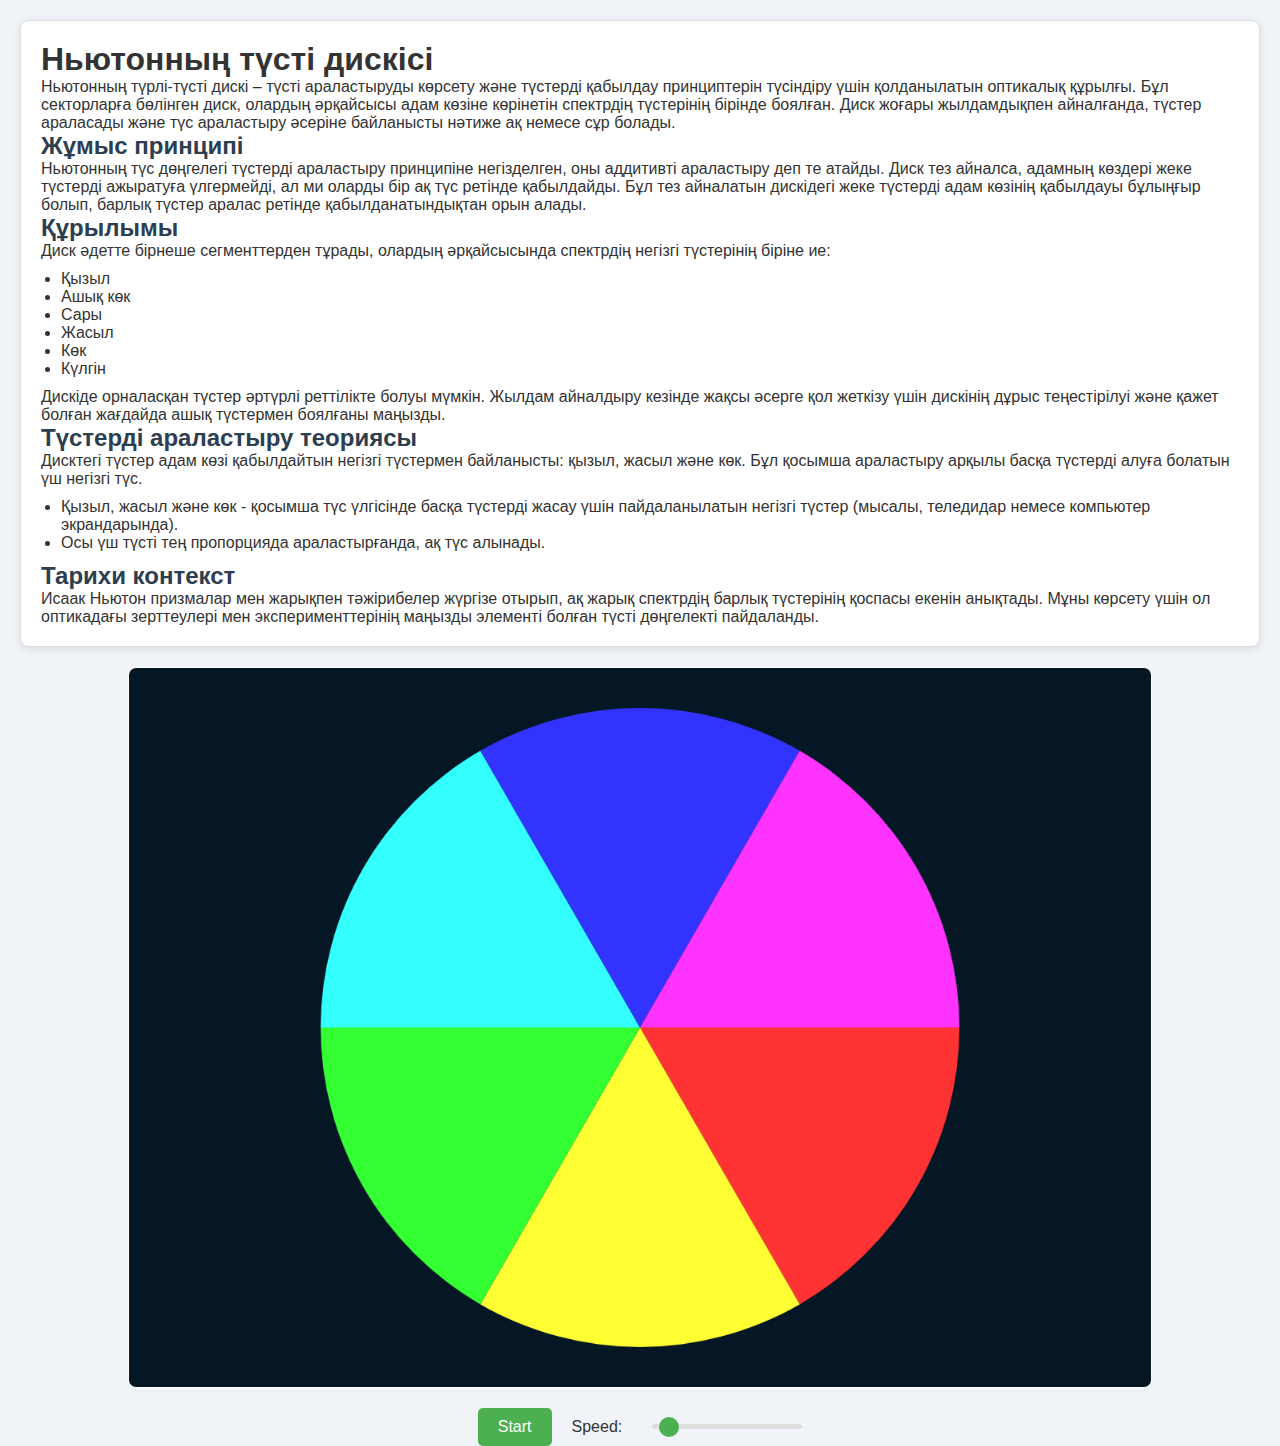
<file: Disc/index.html>
<!DOCTYPE html>
<html lang="en">

<head>
    <meta charset="utf-8">
    <meta http-equiv="X-UA-Compatible" content="IE=edge">
    <meta name="viewport" content="width=device-width, initial-scale=1.0">
    <title>Ньютонның түсті дискісі</title>
    <link rel="stylesheet" href="./css/style.css">
    <link rel="shortcut icon" href="./img/favicon.ico" type="image/x-icon">

    <script src="./js/classes/slice.js" defer></script>
    <script src="./js/util.js" defer></script>
    <script src="./js/config.js" defer></script>
    <script src="./js/script.js" defer></script>
</head>

<body>
    <div id="description">
        <h1>Ньютонның түсті дискісі</h1>
        <p>Ньютонның түрлі-түсті дискі – түсті араластыруды көрсету және түстерді қабылдау принциптерін түсіндіру үшін қолданылатын оптикалық құрылғы. Бұл секторларға бөлінген диск, олардың әрқайсысы адам көзіне көрінетін спектрдің түстерінің бірінде боялған. Диск жоғары жылдамдықпен айналғанда, түстер араласады және түс араластыру әсеріне байланысты нәтиже ақ немесе сұр болады.</p>

        <h2>Жұмыс принципі</h2>
        <p>Ньютонның түс дөңгелегі түстерді араластыру принципіне негізделген, оны аддитивті араластыру деп те атайды. Диск тез айналса, адамның көздері жеке түстерді ажыратуға үлгермейді, ал ми оларды бір ақ түс ретінде қабылдайды. Бұл тез айналатын дискідегі жеке түстерді адам көзінің қабылдауы бұлыңғыр болып, барлық түстер аралас ретінде қабылданатындықтан орын алады.</p>

        <h2>Құрылымы</h2>
        <p>Диск әдетте бірнеше сегменттерден тұрады, олардың әрқайсысында спектрдің негізгі түстерінің біріне ие:</p>
        <ul>
            <li>Қызыл</li>
            <li>Ашық көк</li>
            <li>Сары</li>
            <li>Жасыл</li>
            <li>Көк</li>
            <li>Күлгін</li>
        </ul>
        <p>Дискіде орналасқан түстер әртүрлі реттілікте болуы мүмкін. Жылдам айналдыру кезінде жақсы әсерге қол жеткізу үшін дискінің дұрыс теңестірілуі және қажет болған жағдайда ашық түстермен боялғаны маңызды.</p>

        <h2>Түстерді араластыру теориясы</h2>
        <p>Дисктегі түстер адам көзі қабылдайтын негізгі түстермен байланысты: қызыл, жасыл және көк. Бұл қосымша араластыру арқылы басқа түстерді алуға болатын үш негізгі түс.</p>
        <ul>
            <li>Қызыл, жасыл және көк - қосымша түс үлгісінде басқа түстерді жасау үшін пайдаланылатын негізгі түстер (мысалы, теледидар немесе компьютер экрандарында).</li>
            <li>Осы үш түсті тең пропорцияда араластырғанда, ақ түс алынады.</li>
        </ul>

        <h2>Тарихи контекст</h2>
        <p>Исаак Ньютон призмалар мен жарықпен тәжірибелер жүргізе отырып, ақ жарық спектрдің барлық түстерінің қоспасы екенін анықтады. Мұны көрсету үшін ол оптикадағы зерттеулері мен эксперименттерінің маңызды элементі болған түсті дөңгелекті пайдаланды.</p>
    </div>
    <div class="container">
        <canvas class="canvas"></canvas>
        <div class="controls">
            <button id="startButton" class="control-button">Start</button>
            <label for="speedControl" class="speed-label">Speed:</label>
            <input type="range" id="speedControl" min="0" max="10" step="0.1" value="0.5" class="speed-control">
        </div>
    </div>
</body>

</html>
</file>
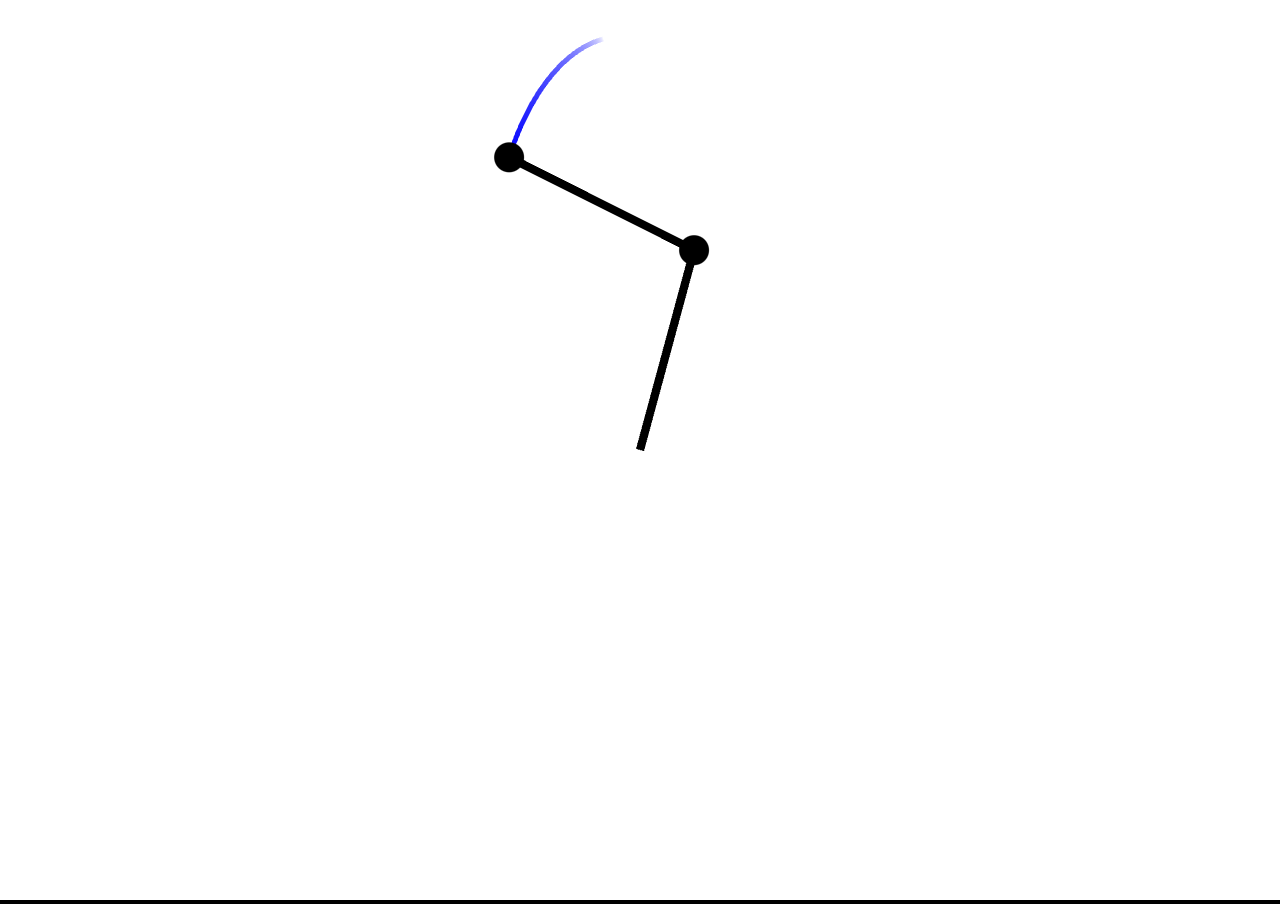
<file: 1.html>
<!DOCTYPE html>
<title>Double Pendulum</title>
<meta charset="utf-8"/>
<style>
html, body {
    background: black;
    width:  100%;
    height: 100%;
    margin: 0;
    overflow: hidden;
}
</style>
<canvas id="c2d"></canvas>
<canvas id="c3d"></canvas>
<script src="pendulum.js"></script>
</file>
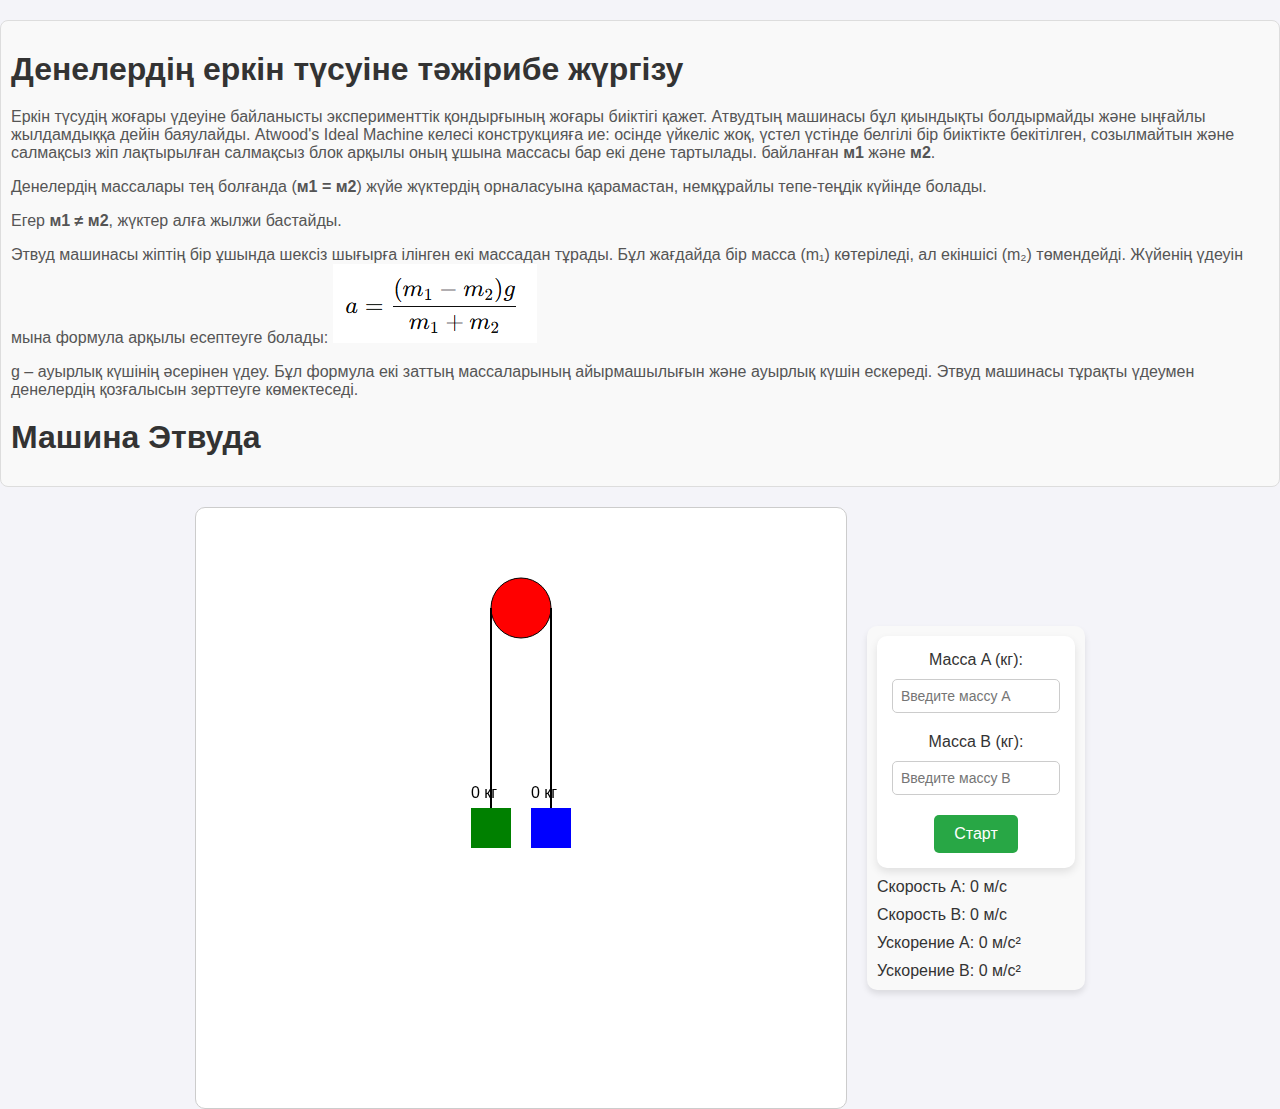
<file: atwood.html>
<!DOCTYPE html>
<html lang="en">

<head>
    <meta charset="UTF-8">
    <meta name="viewport" content="width=device-width, initial-scale=1.0">
    <title>Машина Этвуда</title>
    <style>
        body {
            font-family: 'Arial', sans-serif;
            display: flex;
            flex-direction: column;
            align-items: center;
            margin: 0;
            background-color: #f4f4f9;
        }

        h1 {
            margin: 20px 0;
            color: #333;
        }

        .main-container {
            display: flex;
            align-items: center;
            justify-content: center;
            gap: 20px;
            margin-top: 20px;
            flex-wrap: wrap;
        }

        canvas {
            background: #ffffff;
            border: 1px solid #cccccc;
            border-radius: 10px;
        }

        .controls {
            background-color: #ffffff;
            padding: 15px;
            border-radius: 10px;
            box-shadow: 0 4px 8px rgba(0, 0, 0, 0.1);
            display: flex;
            flex-direction: column;
            align-items: center;
            gap: 10px;
        }

        .controls input {
            padding: 8px;
            width: 150px;
            margin-bottom: 10px;
            border-radius: 5px;
            border: 1px solid #ccc;
            font-size: 14px;
            transition: border 0.3s;
        }

        .controls input:focus {
            border-color: #4CAF50;
        }

        .controls button {
            padding: 10px 20px;
            background-color: #28a745;
            color: white;
            border: none;
            border-radius: 5px;
            cursor: pointer;
            font-size: 16px;
            transition: background-color 0.3s;
        }

        .controls button:hover {
            background-color: #218838;
        }

        .info {
            display: flex;
            flex-direction: column;
            justify-content: start;
            gap: 10px;
            font-size: 16px;
            color: #333;
            padding: 10px;
            background-color: #f9f9f9;
            border-radius: 10px;
            box-shadow: 0 4px 6px rgba(0, 0, 0, 0.1);
        }

        .info p {
            margin: 0;
        }

        @media (max-width: 768px) {
            .main-container {
                flex-direction: column;
                align-items: center;
            }

            .controls input {
                width: 120px;
            }

            .controls button {
                width: 150px;
            }
        }
        #description {
            margin-top: 20px;
            padding: 10px;
            background-color: #f9f9f9;
            border: 1px solid #ddd;
            border-radius: 8px;
            color: #555;
            text-align: left;
        }

        #description h2,
        #description h3 {
            color: #333;
        }
    </style>
</head>

<body>
    
    <div id="description">
        <h1>Денелердің еркін түсуіне тәжірибе жүргізу</h1>
        <p>Еркін түсудің жоғары үдеуіне байланысты эксперименттік қондырғының жоғары биіктігі қажет. Атвудтың машинасы бұл қиындықты болдырмайды және ыңғайлы жылдамдыққа дейін баяулайды. Atwood's Ideal Machine келесі конструкцияға ие: осінде үйкеліс жоқ, үстел үстінде белгілі бір биіктікте бекітілген, созылмайтын және салмақсыз жіп лақтырылған салмақсыз блок арқылы оның ұшына массасы бар екі дене тартылады. байланған <strong>м1</strong> және <strong>м2</strong>.</p>
        <p>Денелердің массалары тең болғанда (<strong>м1 = м2</strong>) жүйе жүктердің орналасуына қарамастан, немқұрайлы тепе-теңдік күйінде болады.</p>
        <p>Егер <strong>м1 ≠ м2</strong>, жүктер алға жылжи бастайды.</p>
        <p>Этвуд машинасы жіптің бір ұшында шексіз шығырға ілінген екі массадан тұрады. Бұл жағдайда бір масса (m₁) көтеріледі, ал екіншісі (m₂) төмендейді. Жүйенің үдеуін мына формула арқылы есептеуге болады: <img src="atwood.png"></p>
        <p>g – ауырлық күшінің әсерінен үдеу. Бұл формула екі заттың массаларының айырмашылығын және ауырлық күшін ескереді. Этвуд машинасы тұрақты үдеумен денелердің қозғалысын зерттеуге көмектеседі.</p>
        <h1>Машина Этвуда</h1>
    </div>
    <div class="main-container">
        <canvas id="atwoodCanvas" width="650" height="600"></canvas>
        <div class="info">
            <div class="controls">
                <label for="massA">Масса A (кг):</label>
                <input type="number" id="massA" placeholder="Введите массу A" step="0.1">
                <label for="massB">Масса B (кг):</label>
                <input type="number" id="massB" placeholder="Введите массу B" step="0.1">
                <button id="startSimulation">Старт</button>
            </div>
            <p id="velocityA">Скорость A: 0 м/с</p>
            <p id="velocityB">Скорость B: 0 м/с</p>
            <p id="accelerationA">Ускорение A: 0 м/с²</p>
            <p id="accelerationB">Ускорение B: 0 м/с²</p>
        </div>
    </div>

    <script>
        const canvas = document.getElementById('atwoodCanvas');
        const ctx = canvas.getContext('2d');

        const g = 9.81; // Ускорение свободного падения
        let mA = 0, mB = 0; // Массы блоков
        let yA = 300, yB = 300; // Начальные координаты блоков
        let vA = 0, vB = 0; // Скорости
        let aA = 0, aB = 0; // Ускорения
        let running = false; // Флаг симуляции
        const speedFactor = 0.001; // Коэффициент замедления скорости

        // Функция для отрисовки системы
        function drawSystem() {
            ctx.clearRect(0, 0, canvas.width, canvas.height);

            // Рисуем шкив
            ctx.beginPath();
            ctx.arc(325, 100, 30, 0, Math.PI * 2);
            ctx.fillStyle = "red";
            ctx.fill();
            ctx.strokeStyle = "black";
            ctx.stroke();

            // Рисуем веревки
            ctx.beginPath();
            ctx.moveTo(295, yA); // Веревка A
            ctx.lineTo(295, 100); // Шкив
            ctx.moveTo(355, yB); // Веревка B
            ctx.lineTo(355, 100); // Шкив
            ctx.strokeStyle = "black";
            ctx.lineWidth = 2;
            ctx.stroke();

            // Рисуем блоки
            ctx.fillStyle = "green";
            ctx.fillRect(275, yA, 40, 40); // Блок A
            ctx.fillStyle = "blue";
            ctx.fillRect(335, yB, 40, 40); // Блок B

            // Отображаем массы блоков
            ctx.fillStyle = "black";
            ctx.font = "16px Arial";
            ctx.fillText(`${mA} кг`, 275, yA - 10); // Масса блока A
            ctx.fillText(`${mB} кг`, 335, yB - 10); // Масса блока B
        }

        // Обновление системы
        function updateSystem() {
            if (!running) return;

            if (mA !== mB) {
                const fNet = Math.abs(mA - mB) * g;
                const totalMass = mA + mB;
                const acceleration = fNet / totalMass;

                // Определяем направления
                aA = mA > mB ? -acceleration : acceleration;
                aB = -aA;

                // Применяем коэффициент замедления скорости
                vA += aA * speedFactor;
                vB += aB * speedFactor;

                yA -= vA;
                yB -= vB;

                // Ограничение движения блоков
                if (yA <= 100 || yB <= 100 || yA >= 500 || yB >= 500) {
                    running = false;
                }

                // Обновляем информацию о скорости и ускорении
                document.getElementById('velocityA').textContent = `Скорость A: ${vA.toFixed(2)} м/с`;
                document.getElementById('velocityB').textContent = `Скорость B: ${vB.toFixed(2)} м/с`;
                document.getElementById('accelerationA').textContent = `Ускорение A: ${aA.toFixed(2)} м/с²`;
                document.getElementById('accelerationB').textContent = `Ускорение B: ${aB.toFixed(2)} м/с²`;
            }

            drawSystem();

            if (running) {
                requestAnimationFrame(updateSystem);
            }
        }

        // Запуск симуляции
        document.getElementById('startSimulation').addEventListener('click', () => {
            const massAInput = document.getElementById('massA').value;
            const massBInput = document.getElementById('massB').value;

            if (!massAInput || !massBInput) {
                alert('Введите значения масс для обоих блоков.');
                return;
            }

            mA = parseFloat(massAInput);
            mB = parseFloat(massBInput);

            if (mA <= 0 || mB <= 0) {
                alert('Массы должны быть больше нуля.');
                return;
            }

            // Сброс параметров
            yA = 300;
            yB = 300;
            vA = 0;
            vB = 0;
            running = true;

            updateSystem();
        });

        // Первая отрисовка системы
        drawSystem();
    </script>
</body>

</html>
</file>
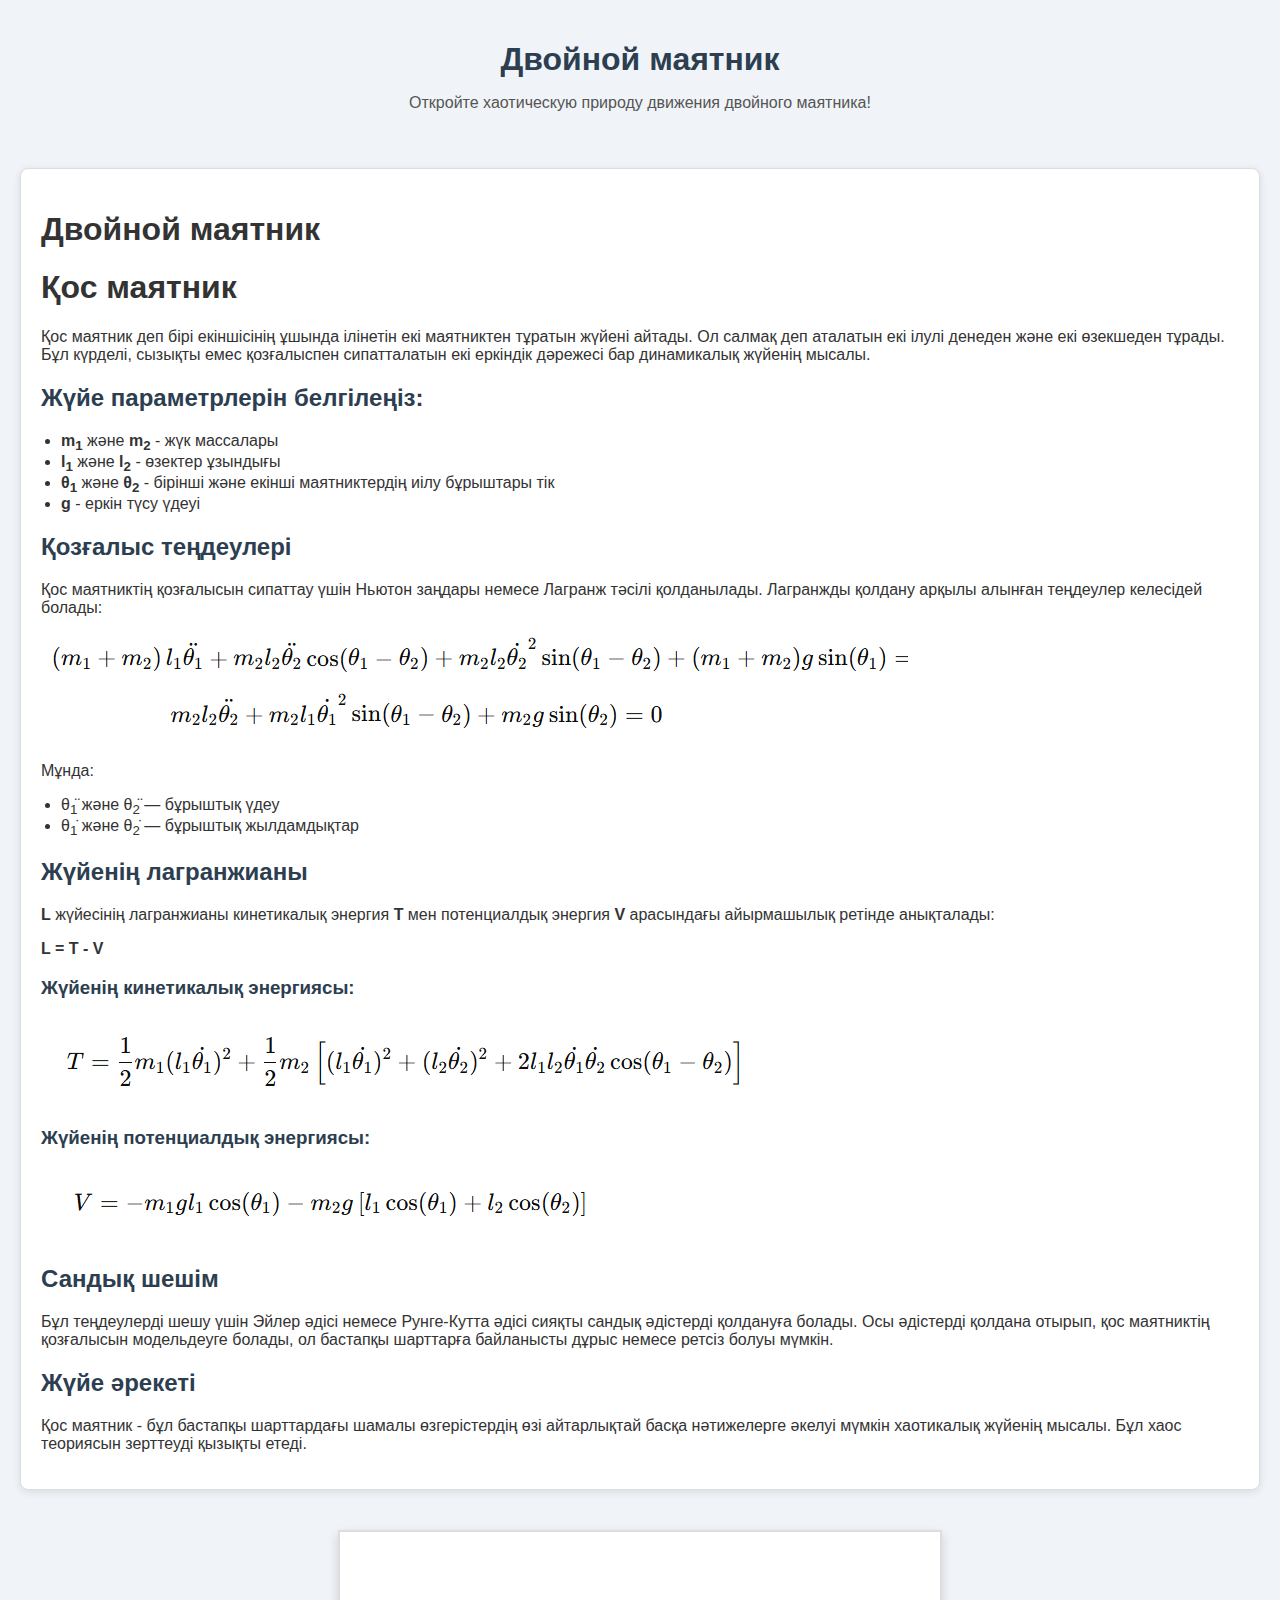
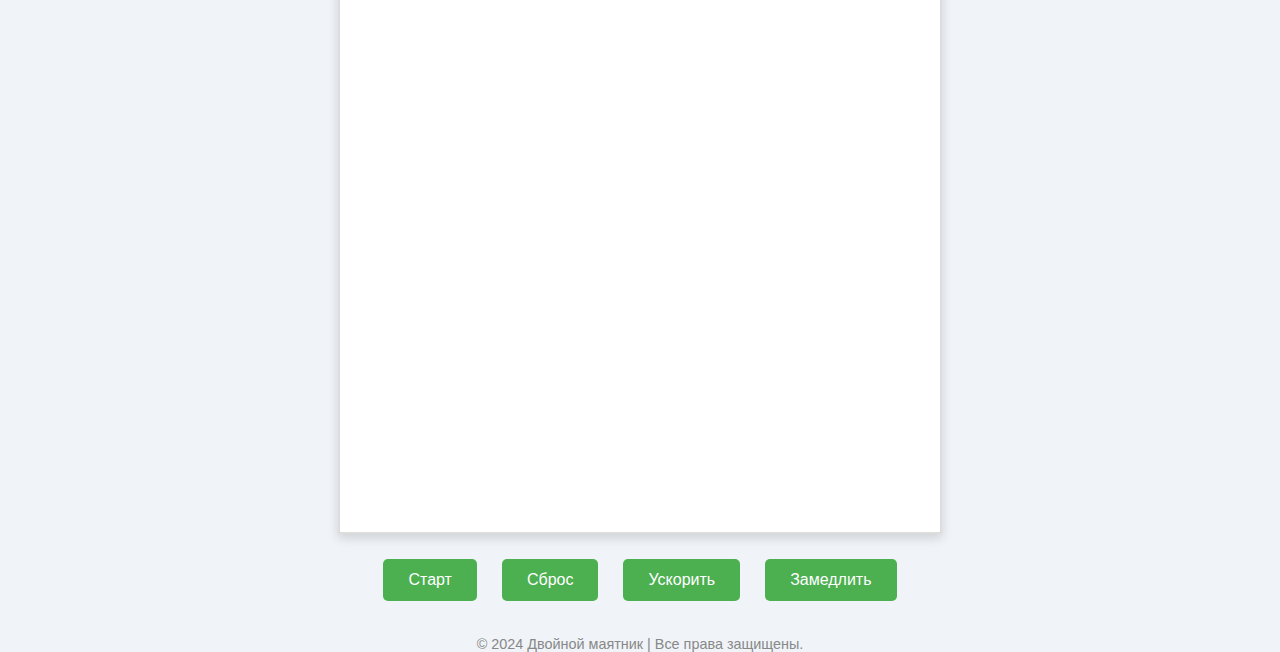
<file: double_pendulum.html>
<!DOCTYPE html>
<html lang="en">
<head>
    <meta charset="UTF-8">
    <meta name="viewport" content="width=device-width, initial-scale=1.0">
    <title>Double Pendulum Simulation</title>
    <style>
        body {
            display: flex;
            flex-direction: column;
            align-items: center;
            margin: 0;
            font-family: 'Arial', sans-serif;
            background-color: #f0f4f8;
            color: #333;
        }

        header {
            text-align: center;
            margin: 20px;
        }

        header h1 {
            font-size: 2rem;
            margin-bottom: 10px;
            color: #2c3e50;
        }

        header p {
            font-size: 1rem;
            color: #555;
        }

        main {
            display: flex;
            flex-direction: column;
            align-items: center;
            width: 100%;
        }

        canvas {
            background: #fff;
            border: 2px solid #ddd;
            box-shadow: 0 4px 10px rgba(0, 0, 0, 0.15);
            margin-top: 20px;
        }

        .controls {
            margin-top: 20px;
            display: flex;
            justify-content: center;
            gap: 15px;
        }

        button {
            padding: 12px 25px;
            margin: 5px;
            font-size: 16px;
            cursor: pointer;
            background-color: #4CAF50;
            color: white;
            border: none;
            border-radius: 5px;
            transition: background-color 0.3s ease;
        }

        button:hover {
            background-color: #45a049;
        }

        button:active {
            background-color: #3e8e41;
        }

        button:focus {
            outline: none;
        }

        #description {
            
            background-color: #fff;
            border: 1px solid #ddd;
            border-radius: 8px;
            padding: 20px;
            box-shadow: 0 2px 8px rgba(0, 0, 0, 0.1);
            text-align: left;
            margin: 20px;
        }

        #description h2, #description h3 {
            color: #2c3e50;
        }

        #description ul {
            margin: 10px 0;
            padding-left: 20px;
        }

        footer {
            margin-top: 30px;
            font-size: 0.9rem;
            color: #888;
        }
    </style>
</head>
<body>
    <header>
        <h1>Двойной маятник</h1>
        <p>Откройте хаотическую природу движения двойного маятника!</p>
    </header>
    <div id="description">
        <h1>Двойной маятник</h1>
        <h1>Қос маятник</h1>
        <p>Қос маятник деп бірі екіншісінің ұшында ілінетін екі маятниктен тұратын жүйені айтады. Ол салмақ деп аталатын екі ілулі денеден және екі өзекшеден тұрады. Бұл күрделі, сызықты емес қозғалыспен сипатталатын екі еркіндік дәрежесі бар динамикалық жүйенің мысалы.</p>
       
        <h2>Жүйе параметрлерін белгілеңіз:</h2>
        <ul>
        <li><b>m<sub>1</sub></b> және <b>m<sub>2</sub></b> - жүк массалары</li>
        <li><b>l<sub>1</sub></b> және <b>l<sub>2</sub></b> - өзектер ұзындығы</li>
        <li><b>&theta;<sub>1</sub></b> және <b>&theta;<sub>2</sub></b> - бірінші және екінші маятниктердің иілу бұрыштары тік</li >
        <li><b>g</b> - еркін түсу үдеуі</li>
        </ul>
       
        <h2>Қозғалыс теңдеулері</h2>
        <p>Қос маятниктің қозғалысын сипаттау үшін Ньютон заңдары немесе Лагранж тәсілі қолданылады. Лагранжды қолдану арқылы алынған теңдеулер келесідей болады:</p>
        <img src="double.png">
        <p>Мұнда:</p>
        <ul>
        <li>&theta;<sub>1</sub>&#776; және &theta;<sub>2</sub>&#776; — бұрыштық үдеу</li>
        <li>&theta;<sub>1</sub>&#775; және &theta;<sub>2</sub>&#775; — бұрыштық жылдамдықтар</li>
        </ul>
       
        <h2>Жүйенің лагранжианы</h2>
        <p><b>L</b> жүйесінің лагранжианы кинетикалық энергия <b>T</b> мен потенциалдық энергия <b>V</b> арасындағы айырмашылық ретінде анықталады:</p>
        <p><b>L = T - V</b></p>
        <h3>Жүйенің кинетикалық энергиясы:</h3>
        <img src="double1.png">
        <h3>Жүйенің потенциалдық энергиясы:</h3>
        <img src="double2.png">
       
        <h2>Сандық шешім</h2>
        <p>Бұл теңдеулерді шешу үшін Эйлер әдісі немесе Рунге-Кутта әдісі сияқты сандық әдістерді қолдануға болады. Осы әдістерді қолдана отырып, қос маятниктің қозғалысын модельдеуге болады, ол бастапқы шарттарға байланысты дұрыс немесе ретсіз болуы мүмкін.</p>
       
        <h2>Жүйе әрекеті</h2>
        <p>Қос маятник - бұл бастапқы шарттардағы шамалы өзгерістердің өзі айтарлықтай басқа нәтижелерге әкелуі мүмкін хаотикалық жүйенің мысалы. Бұл хаос теориясын зерттеуді қызықты етеді.</p>
    </div>

    <canvas id="pendulumCanvas" width="600" height="600"></canvas>

    <div class="controls">
        <button id="start">Старт</button>
        <button id="reset">Сброс</button>
        <button id="speedUp">Ускорить</button>
        <button id="slowDown">Замедлить</button>
    </div>
    <main>
        
    </main>

    <footer>
        © 2024 Двойной маятник | Все права защищены.
    </footer>

    <script>
         // Constants
         const g = 9.81; // Gravitational acceleration
        const l1 = 150, l2 = 150; // Lengths of the rods in pixels
        const m1 = 1, m2 = 1; // Masses of the pendulums
        let dt = 0.02; // Time step (initial speed)

        // Initial conditions
        let theta1 = Math.PI / 2; // Initial angle of first pendulum
        let theta2 = Math.PI / 4; // Initial angle of second pendulum
        let omega1 = 0; // Initial angular velocity of first pendulum
        let omega2 = 0; // Initial angular velocity of second pendulum

        // Canvas setup
        const canvas = document.getElementById('pendulumCanvas');
        const ctx = canvas.getContext('2d');
        const centerX = canvas.width / 2;
        const centerY = canvas.height / 4;

        // Path setup
        const path = []; // Store all the positions of the second mass (x2, y2)
        let animationFrameId;

        // Functions for acceleration calculation
        function computeAcceleration(theta1, theta2, omega1, omega2) {
            const delta = theta2 - theta1;

            const denom1 = (m1 + m2) * l1 - m2 * l1 * Math.cos(delta) ** 2;
            const denom2 = (l2 / l1) * denom1;

            const alpha1 = (
                m2 * l1 * omega1 ** 2 * Math.sin(delta) * Math.cos(delta) +
                m2 * g * Math.sin(theta2) * Math.cos(delta) +
                m2 * l2 * omega2 **2 * Math.sin(delta) - 
                (m1 + m2) * g * Math.sin(theta1)
            ) / denom1;

            const alpha2 = (
                -m2 * l2 * omega2 ** 2 * Math.sin(delta) * Math.cos(delta) +
                (m1 + m2) * g * Math.sin(theta1) * Math.cos(delta) - 
                (m1 + m2) * l1 * omega1 ** 2 * Math.sin(delta) - 
                (m1 + m2) * g * Math.sin(theta2)
            ) / denom2;

            return [alpha1, alpha2];
        }

        // Update function for the simulation
        function update() {
            // Compute accelerations
            const [alpha1, alpha2] = computeAcceleration(theta1, theta2, omega1, omega2);

            // Update angular velocities
            omega1 += alpha1 * dt;
            omega2 += alpha2 * dt;

            // Update angles
            theta1 += omega1 * dt;
            theta2 += omega2 * dt;

            // Compute positions
            const x1 = centerX + l1 * Math.sin(theta1);
            const y1 = centerY + l1 * Math.cos(theta1);
            const x2 = x1 + l2 * Math.sin(theta2);
            const y2 = y1 + l2 * Math.cos(theta2);

            // Add the new position of the second pendulum to the path
            path.push({ x: x2, y: y2 });

            // Clear canvas and redraw everything
            ctx.clearRect(0, 0, canvas.width, canvas.height);

            // Draw rods
            ctx.beginPath();
            ctx.moveTo(centerX, centerY);
            ctx.lineTo(x1, y1);
            ctx.lineTo(x2, y2);
            ctx.strokeStyle = 'black';
            ctx.lineWidth = 2;
            ctx.stroke();

            // Draw masses
            ctx.beginPath();
            ctx.arc(x1, y1, 10, 0, 2 * Math.PI);
            ctx.arc(x2, y2, 10, 0, 2 * Math.PI);
            ctx.fillStyle = 'black';
            ctx.fill();

            // Draw path (leave the trail visible)
            ctx.beginPath();
            for (let i = 0; i < path.length; i++) {
                const { x, y } = path[i];
                ctx.lineTo(x, y);
            }
            ctx.strokeStyle = 'red';
            ctx.lineWidth = 1;
            ctx.stroke();
        }

        // Animation loop
        function animate() {
            update();
            animationFrameId = requestAnimationFrame(animate);
        }

        // Start animation
        function startAnimation() {
            if (!animationFrameId) {
                animate();
            }
        }

        // Stop animation (reset everything)
        function stopAnimation() {
            cancelAnimationFrame(animationFrameId);
            animationFrameId = null;
        }

        // Reset simulation
        function resetSimulation() {
            stopAnimation();
            theta1 = Math.PI / 2;
            theta2 = Math.PI / 4;
            omega1 = 0;
            omega2 = 0;
            path.length = 0; // Clear path
            dt = 0.02; // Reset time step
        }

        // Event listeners for buttons
        document.getElementById('start').addEventListener('click', function() {
            startAnimation();
        });

        document.getElementById('reset').addEventListener('click', function() {
            resetSimulation();
            animate(); // Start from the beginning
        });

        document.getElementById('speedUp').addEventListener('click', function() {
            dt *= 1.5;  // Increase speed by 50%
        });

        document.getElementById('slowDown').addEventListener('click', function() {
            dt *= 0.7;  // Decrease speed by 30%
        });
    </script>
</body>
</html>
</file>
<file: Disc/css/style.css>
/* Общие стили для страницы */
* {
    margin: 0;
    padding: 0;
    box-sizing: border-box;
}

body {
    display: flex;
    flex-direction: column;
    align-items: center;
    margin: 0;
    font-family: 'Arial', sans-serif;
    background-color: #f0f4f8;
    color: #333;
}

.container {
    display: flex;
    flex-direction: column;
    align-items: center;
    justify-content: center;
    gap: 20px;
}

.canvas {
    display: block;
    width: 80%;
    height: 60%;
    border: 1px solid #fff;
    border-radius: 8px;
    background-color: #ffffff;
}

.controls {
    display: flex;
    align-items: center;
    justify-content: center;
    gap: 20px;
}

/* Стиль кнопки Start */
.control-button {
    padding: 10px 20px;
    background-color: #4CAF50;
    color: white;
    border: none;
    border-radius: 5px;
    cursor: pointer;
    font-size: 16px;
    transition: background-color 0.3s ease;
}

.control-button:hover {
    background-color: #45a049;
}

/* Стиль для ползунка скорости */
.speed-label {
    font-size: 16px;
    margin-right: 10px;
}

.speed-control {
    width: 150px;
    height: 5px;
    border-radius: 5px;
    background: #ddd;
    -webkit-appearance: none;
    appearance: none;
    cursor: pointer;
    transition: background-color 0.3s ease;
}

.speed-control:hover {
    background: #aaa;
}

.speed-control::-webkit-slider-thumb {
    -webkit-appearance: none;
    appearance: none;
    width: 20px;
    height: 20px;
    border-radius: 50%;
    background: #4CAF50;
    cursor: pointer;
}

.speed-control::-moz-range-thumb {
    width: 20px;
    height: 20px;
    border-radius: 50%;
    background: #4CAF50;
    cursor: pointer;
}

#description {
            
    background-color: #fff;
    border: 1px solid #ddd;
    border-radius: 8px;
    padding: 20px;
    box-shadow: 0 2px 8px rgba(0, 0, 0, 0.1);
    text-align: left;
    margin: 20px;
}

#description h2, #description h3 {
    color: #2c3e50;
}

#description ul {
    margin: 10px 0;
    padding-left: 20px;
}
</file>
